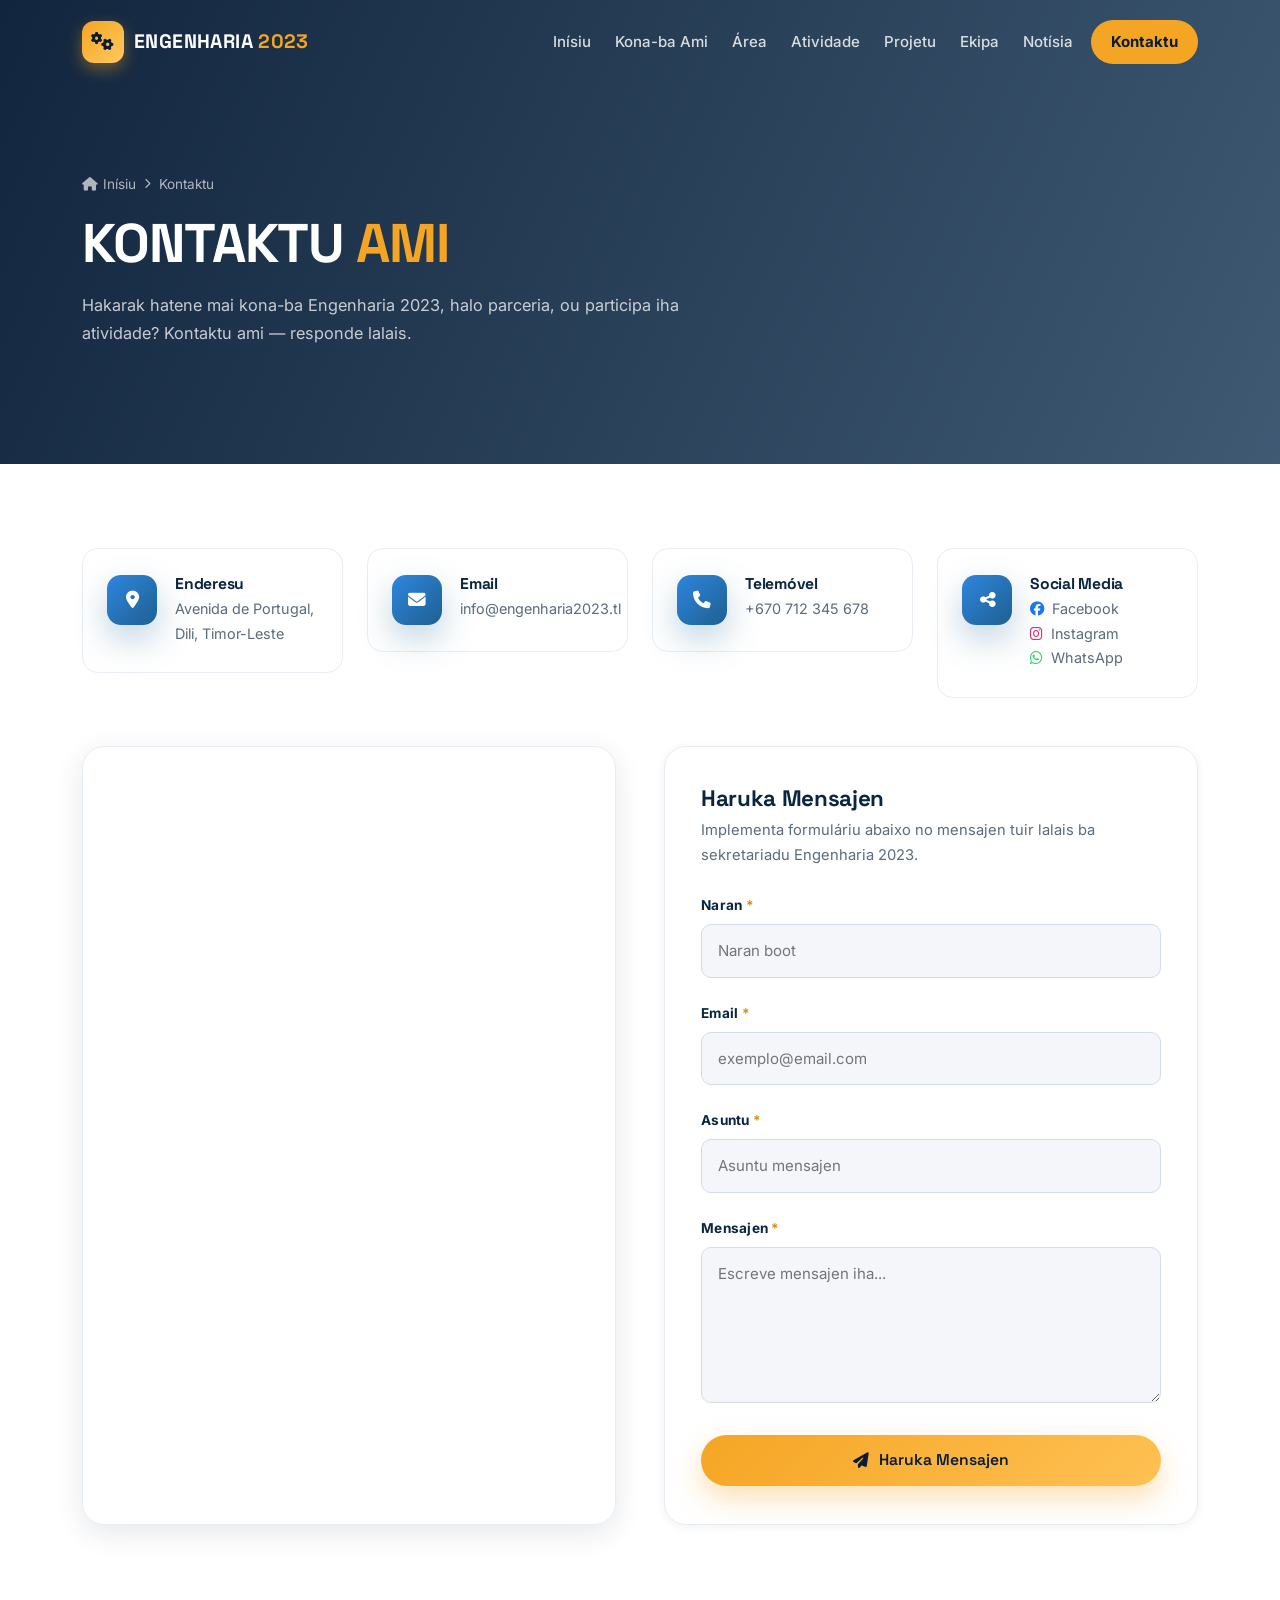
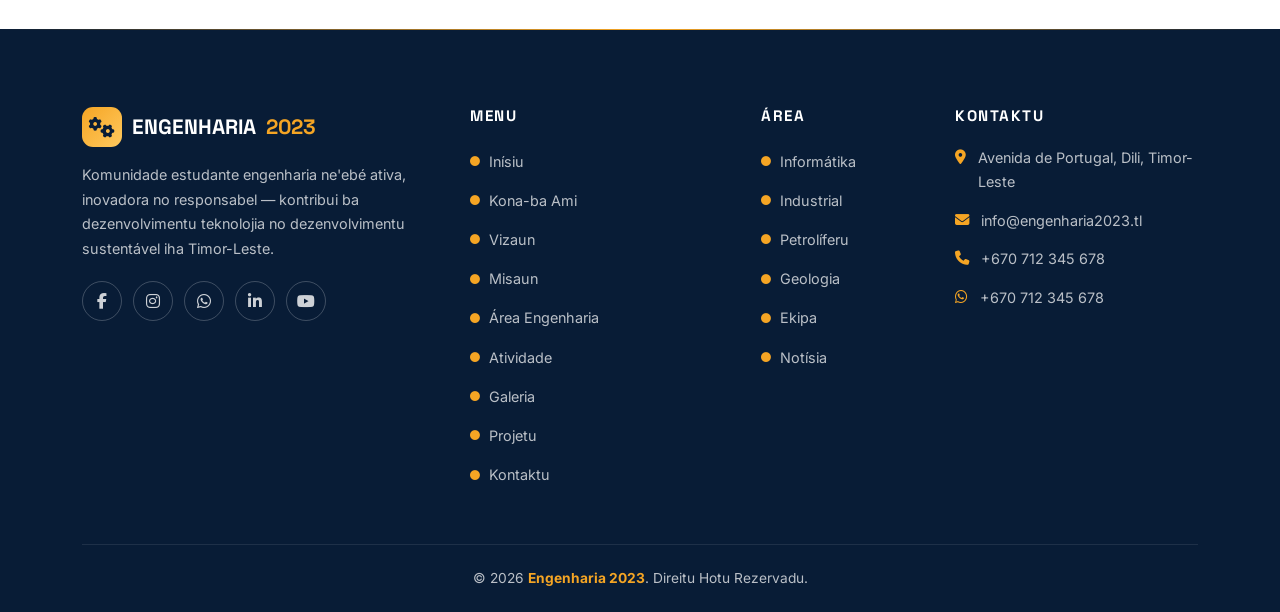
<file: engenharia2023/kontaktu.html>
<!DOCTYPE html>
<html lang="tet">
<head>
  <meta charset="UTF-8">
  <meta name="viewport" content="width=device-width, initial-scale=1.0">
  <title>Kontaktu — ENGENHARIA 2023</title>
  <meta name="description" content="Kontaktu Engenharia 2023 — enderesu, email, telemóvel, Facebook, Instagram, WhatsApp no formuláriu kontaktu.">
  <link rel="icon" href="data:image/svg+xml,%3Csvg xmlns='http://www.w3.org/2000/svg' viewBox='0 0 24 24'%3E%3Crect width='24' height='24' rx='6' fill='%23f5a524'/%3E%3Cpath fill='%230a2540' d='M12 8.5A3.5 3.5 0 1 0 12 15.5 3.5 3.5 0 0 0 12 8.5zm0 2a1.5 1.5 0 1 1 0 3 1.5 1.5 0 0 1 0-3z'/%3E%3C/svg%3E">

  <link rel="preconnect" href="https://fonts.googleapis.com">
  <link rel="preconnect" href="https://fonts.gstatic.com" crossorigin>
  <link href="https://fonts.googleapis.com/css2?family=Inter:wght@400;500;600;700&family=Space+Grotesk:wght@400;500;600;700&display=swap" rel="stylesheet">
  <link href="https://cdn.jsdelivr.net/npm/bootstrap@5.3.3/dist/css/bootstrap.min.css" rel="stylesheet">
  <link href="https://cdnjs.cloudflare.com/ajax/libs/font-awesome/6.5.2/css/all.min.css" rel="stylesheet">
  <link href="css/style.css" rel="stylesheet">
</head>
<body>

  <div id="preloader" aria-hidden="true">
    <i class="fa-solid fa-gears gear-spin"></i>
    <div class="brand-pre">Engenharia 2023</div>
    <div class="bar"><i></i></div>
  </div>
  <div id="scrollProgress"></div>

  <!-- NAVBAR -->
  <nav class="navbar navbar-expand-lg navbar-eng">
    <div class="container">
      <a class="navbar-brand" href="index.html#inisiu">
        <span class="brand-mark"><i class="fa-solid fa-gears"></i></span>
        <span class="brand-text">ENGENHARIA <span>2023</span></span>
      </a>
      <button class="navbar-toggler" type="button" data-bs-toggle="collapse" data-bs-target="#navbarEng" aria-controls="navbarEng" aria-expanded="false" aria-label="Troka menu">
        <i class="fa-solid fa-bars"></i>
      </button>
      <div class="collapse navbar-collapse justify-content-end" id="navbarEng">
        <ul class="navbar-nav align-items-lg-center">
          <li class="nav-item"><a class="nav-link" href="index.html#inisiu">Inísiu</a></li>
          <li class="nav-item"><a class="nav-link" href="index.html#kona-ba-ami">Kona-ba Ami</a></li>
          <li class="nav-item"><a class="nav-link" href="index.html#area-engenharia">Área</a></li>
          <li class="nav-item"><a class="nav-link" href="index.html#atividade">Atividade</a></li>
          <li class="nav-item"><a class="nav-link" href="index.html#projetu">Projetu</a></li>
          <li class="nav-item"><a class="nav-link" href="index.html#ekipa">Ekipa</a></li>
          <li class="nav-item"><a class="nav-link" href="index.html#notisia">Notísia</a></li>
          <li class="nav-item"><a class="nav-link btn-nav active" href="kontaktu.html">Kontaktu</a></li>
        </ul>
      </div>
    </div>
  </nav>

  <!-- PAGE HEADER -->
  <header class="page-header">
    <div class="ph-bg" style="background-image:url('https://images.unsplash.com/photo-1517486808906-6ca8b3f04846?auto=format&fit=crop&w=1900&q=80');"></div>
    <div class="container">
      <nav class="crumb" aria-label="breadcrumb">
        <a href="index.html#inisiu"><i class="fa-solid fa-house" style="margin-right:6px;"></i>Inísiu</a>
        <i class="fa-solid fa-chevron-right" style="font-size:.65rem;"></i>
        <span>Kontaktu</span>
      </nav>
      <h1>Kontaktu <span style="color:var(--accent);">Ami</span></h1>
      <p>Hakarak hatene mai kona-ba Engenharia 2023, halo parceria, ou participa iha atividade? Kontaktu ami — responde lalais.</p>
    </div>
  </header>

  <!-- KONTAKTU -->
  <section class="section" style="padding-top:84px;">
    <div class="container">

      <!-- Info cards -->
      <div class="row g-4 mb-5">
        <div class="col-md-6 col-lg-3 reveal">
          <div class="contact-card">
            <span class="ic"><i class="fa-solid fa-location-dot"></i></span>
            <div>
              <h5>Enderesu</h5>
              <p>Avenida de Portugal,<br>Dili, Timor-Leste</p>
            </div>
          </div>
        </div>
        <div class="col-md-6 col-lg-3 reveal" style="transition-delay:.08s">
          <div class="contact-card">
            <span class="ic"><i class="fa-solid fa-envelope"></i></span>
            <div>
              <h5>Email</h5>
              <p><a href="mailto:info@engenharia2023.tl">info@engenharia2023.tl</a></p>
            </div>
          </div>
        </div>
        <div class="col-md-6 col-lg-3 reveal" style="transition-delay:.16s">
          <div class="contact-card">
            <span class="ic"><i class="fa-solid fa-phone"></i></span>
            <div>
              <h5>Telemóvel</h5>
              <p><a href="tel:+670712345678">+670 712 345 678</a></p>
            </div>
          </div>
        </div>
        <div class="col-md-6 col-lg-3 reveal" style="transition-delay:.24s">
          <div class="contact-card">
            <span class="ic"><i class="fa-solid fa-share-nodes"></i></span>
            <div>
              <h5>Social Media</h5>
              <p>
                <a href="https://facebook.com" target="_blank" rel="noopener"><i class="fa-brands fa-facebook" style="color:#1877f2; margin-right:8px;"></i>Facebook</a><br>
                <a href="https://instagram.com" target="_blank" rel="noopener"><i class="fa-brands fa-instagram" style="color:#e1306c; margin-right:8px;"></i>Instagram</a><br>
                <a href="https://wa.me/670712345678" target="_blank" rel="noopener"><i class="fa-brands fa-whatsapp" style="color:#25d366; margin-right:8px;"></i>WhatsApp</a>
              </p>
            </div>
          </div>
        </div>
      </div>

      <div class="row g-5 align-items-stretch">
        <!-- Mapa + form -->
        <div class="col-lg-6 reveal rv-left">
          <div class="map-wrap">
            <iframe title="Mapa — Engenharia 2023, Dili"
                    src="https://www.google.com/maps?q=Dili%2C%20Timor-Leste&z=13&output=embed"
                    loading="lazy" allowfullscreen referrerpolicy="no-referrer-when-downgrade"></iframe>
          </div>
        </div>

        <div class="col-lg-6 reveal rv-right">
          <div class="form-card">
            <h3>Haruka Mensajen</h3>
            <p>Implementa formuláriu abaixo no mensajen tuir lalais ba sekretariadu Engenharia 2023.</p>
            <form id="contactForm" novalidate>
              <div class="mb-4">
                <label class="form-label" for="fNaran">Naran <span style="color:var(--accent-600);">*</span></label>
                <input class="form-control-eng" type="text" id="fNaran" name="naran" placeholder="Naran boot" autocomplete="name">
                <div class="form-err" id="eNaran">Favor haree naran.</div>
              </div>
              <div class="mb-4">
                <label class="form-label" for="fEmail">Email <span style="color:var(--accent-600);">*</span></label>
                <input class="form-control-eng" type="email" id="fEmail" name="email" placeholder="exemplo@email.com" autocomplete="email">
                <div class="form-err" id="eEmail">Favor haree email válidu.</div>
              </div>
              <div class="mb-4">
                <label class="form-label" for="fAsuntu">Asuntu <span style="color:var(--accent-600);">*</span></label>
                <input class="form-control-eng" type="text" id="fAsuntu" name="asuntu" placeholder="Asuntu mensajen">
                <div class="form-err" id="eAsuntu">Favor haree asuntu.</div>
              </div>
              <div class="mb-4">
                <label class="form-label" for="fMensajen">Mensajen <span style="color:var(--accent-600);">*</span></label>
                <textarea class="form-control-eng" id="fMensajen" name="mensajen" rows="5" placeholder="Escreve mensajen iha..." style="resize:vertical;"></textarea>
                <div class="form-err" id="eMensajen">Favor haree mensajen (mínimo 10 karaktere).</div>
              </div>
              <button type="submit" class="btn btn-accent w-100" id="btnHaruka">
                <i class="fa-solid fa-paper-plane"></i> Haruka Mensajen
              </button>
            </form>
          </div>
        </div>
      </div>

    </div>
  </section>

  <!-- FOOTER -->
  <footer class="footer">
    <div class="container">
      <div class="row g-5">
        <div class="col-lg-4">
          <div class="brand">
            <span class="brand-mark"><i class="fa-solid fa-gears"></i></span>
            ENGENHARIA <span style="color:var(--accent);">2023</span>
          </div>
          <p>Komunidade estudante engenharia ne'ebé ativa, inovadora no responsabel — kontribui ba dezenvolvimentu teknolojia no dezenvolvimentu sustentável iha Timor-Leste.</p>
          <div class="footer-socials">
            <a href="javascript:void(0)" aria-label="Facebook"><i class="fa-brands fa-facebook-f"></i></a>
            <a href="javascript:void(0)" aria-label="Instagram"><i class="fa-brands fa-instagram"></i></a>
            <a href="javascript:void(0)" aria-label="WhatsApp"><i class="fa-brands fa-whatsapp"></i></a>
            <a href="javascript:void(0)" aria-label="LinkedIn"><i class="fa-brands fa-linkedin-in"></i></a>
            <a href="javascript:void(0)" aria-label="YouTube"><i class="fa-brands fa-youtube"></i></a>
          </div>
        </div>
        <div class="col-lg-3 col-md-6">
          <h5>Menu</h5>
          <ul class="footer-links">
            <li><a href="index.html#inisiu"><i class="fa-solid fa-circle"></i>Inísiu</a></li>
            <li><a href="index.html#kona-ba-ami"><i class="fa-solid fa-circle"></i>Kona-ba Ami</a></li>
            <li><a href="index.html#vizaun"><i class="fa-solid fa-circle"></i>Vizaun</a></li>
            <li><a href="index.html#misaun"><i class="fa-solid fa-circle"></i>Misaun</a></li>
            <li><a href="index.html#area-engenharia"><i class="fa-solid fa-circle"></i>Área Engenharia</a></li>
            <li><a href="index.html#atividade"><i class="fa-solid fa-circle"></i>Atividade</a></li>
            <li><a href="galeria.html"><i class="fa-solid fa-circle"></i>Galeria</a></li>
            <li><a href="index.html#projetu"><i class="fa-solid fa-circle"></i>Projetu</a></li>
            <li><a href="kontaktu.html"><i class="fa-solid fa-circle"></i>Kontaktu</a></li>
          </ul>
        </div>
        <div class="col-lg-2 col-md-6">
          <h5>Área</h5>
          <ul class="footer-links">
            <li><a href="index.html#area-engenharia"><i class="fa-solid fa-circle"></i>Informátika</a></li>
            <li><a href="index.html#area-engenharia"><i class="fa-solid fa-circle"></i>Industrial</a></li>
            <li><a href="index.html#area-engenharia"><i class="fa-solid fa-circle"></i>Petrolíferu</a></li>
            <li><a href="index.html#area-engenharia"><i class="fa-solid fa-circle"></i>Geologia</a></li>
            <li><a href="index.html#ekipa"><i class="fa-solid fa-circle"></i>Ekipa</a></li>
            <li><a href="index.html#notisia"><i class="fa-solid fa-circle"></i>Notísia</a></li>
          </ul>
        </div>
        <div class="col-lg-3 col-md-6">
          <h5>Kontaktu</h5>
          <ul class="footer-contact">
            <li><i class="fa-solid fa-location-dot"></i><span>Avenida de Portugal, Dili, Timor-Leste</span></li>
            <li><i class="fa-solid fa-envelope"></i><a href="mailto:info@engenharia2023.tl">info@engenharia2023.tl</a></li>
            <li><i class="fa-solid fa-phone"></i><a href="tel:+670712345678">+670 712 345 678</a></li>
            <li><i class="fa-brands fa-whatsapp"></i><a href="https://wa.me/670712345678" target="_blank" rel="noopener">+670 712 345 678</a></li>
          </ul>
        </div>
      </div>
      <div class="footer-bottom">
        © <span id="yearNow">2026</span> <b>Engenharia 2023</b>. Direitu Hotu Rezervadu.
      </div>
    </div>
  </footer>

  <button id="backTop" aria-label="Baa lalais"><i class="fa-solid fa-arrow-up"></i></button>
  <div id="toastWrap"></div>

  <script src="https://cdn.jsdelivr.net/npm/bootstrap@5.3.3/dist/js/bootstrap.bundle.min.js"></script>
  <script src="js/data.js"></script>
  <script src="js/main.js"></script>
  <script src="js/contact.js"></script>
</body>
</html>
</file>
<file: engenharia2023/css/style.css>
/* ============================================================
   ENGENHARIA 2023 — Estilo Principal
   Identidade: Engenharia, Teknolojia, Inovasaun
   ============================================================ */

:root {
  /* Paleta: Azul nakukun + Mutin + Cinzenta + Kor destaque */
  --navy-900: #081c36;
  --navy-800: #0a2540;
  --navy-700: #103051;
  --navy-600: #16406a;
  --blue-600: #1e6091;
  --blue-500: #2e86de;
  --blue-400: #4a9bf0;
  --blue-300: #7fb7f5;
  --accent: #f5a524;
  --accent-600: #dd8f0e;
  --accent-soft: rgba(245, 165, 36, 0.14);

  --gray-100: #f4f6fa;
  --gray-200: #e8edf4;
  --gray-300: #d3dde8;
  --gray-400: #9aa7b8;
  --gray-600: #5a6b7c;
  --gray-700: #33465a;
  --gray-800: #1e2a38;

  --white: #ffffff;

  --shadow-sm: 0 2px 10px rgba(8, 28, 54, 0.06);
  --shadow-md: 0 8px 28px rgba(8, 28, 54, 0.10);
  --shadow-lg: 0 18px 48px rgba(8, 28, 54, 0.16);
  --shadow-blue: 0 14px 34px rgba(30, 96, 145, 0.28);

  --radius-sm: 10px;
  --radius: 16px;
  --radius-lg: 22px;

  --font-display: "Space Grotesk", "Segoe UI", sans-serif;
  --font-body: "Inter", "Segoe UI", Tahoma, sans-serif;

  --header-h: 78px;
}

* { box-sizing: border-box; }

html {
  scroll-behavior: smooth;
  scroll-padding-top: calc(var(--header-h) + 6px);
}

body {
  margin: 0;
  font-family: var(--font-body);
  color: var(--gray-700);
  background: var(--white);
  line-height: 1.7;
  overflow-x: hidden;
  -webkit-font-smoothing: antialiased;
}

h1, h2, h3, h4, h5, h6 {
  font-family: var(--font-display);
  color: var(--navy-800);
  line-height: 1.22;
  font-weight: 700;
  margin: 0 0 1rem;
  letter-spacing: -0.015em;
}

p { margin: 0 0 1rem; }
a { text-decoration: none; color: inherit; transition: color .25s ease; }
img { max-width: 100%; display: block; }

::selection { background: var(--accent); color: var(--navy-900); }

/* ---------- Scrollbar ---------- */
::-webkit-scrollbar { width: 10px; }
::-webkit-scrollbar-track { background: var(--gray-100); }
::-webkit-scrollbar-thumb { background: var(--blue-500); border-radius: 8px; }
::-webkit-scrollbar-thumb:hover { background: var(--blue-600); }

/* ============================================================
   PRELOADER
   ============================================================ */
#preloader {
  position: fixed; inset: 0; z-index: 9999;
  background: var(--navy-900);
  display: flex; align-items: center; justify-content: center;
  flex-direction: column; gap: 18px;
  transition: opacity .5s ease, visibility .5s ease;
}
#preloader.done { opacity: 0; visibility: hidden; }
#preloader .gear-spin { font-size: 52px; color: var(--accent); animation: spin 1.4s linear infinite; }
#preloader .brand-pre { font-family: var(--font-display); color: var(--white); font-size: 1.15rem; letter-spacing: .35em; text-transform: uppercase; }
#preloader .bar { width: 180px; height: 3px; background: rgba(255,255,255,.15); border-radius: 3px; overflow: hidden; }
#preloader .bar i { display: block; height: 100%; width: 40%; background: var(--accent); border-radius: 3px; animation: loadbar 1.1s ease-in-out infinite; }
@keyframes loadbar { 0% { transform: translateX(-100%);} 100% { transform: translateX(450%);} }
@keyframes spin { to { transform: rotate(360deg); } }

/* ---------- Scroll progress ---------- */
#scrollProgress {
  position: fixed; top: 0; left: 0; height: 3px; width: 0;
  background: linear-gradient(90deg, var(--accent), var(--blue-400));
  z-index: 1050; transition: width .1s linear;
}

/* ============================================================
   NAVBAR
   ============================================================ */
.navbar-eng {
  position: fixed; top: 0; left: 0; right: 0; z-index: 1040;
  padding: 16px 0;
  transition: padding .35s ease, background .35s ease, box-shadow .35s ease;
}
.navbar-eng.scrolled {
  padding: 8px 0;
  background: rgba(8, 28, 54, 0.94);
  backdrop-filter: blur(14px);
  -webkit-backdrop-filter: blur(14px);
  box-shadow: 0 6px 24px rgba(8, 28, 54, 0.35);
}
.navbar-eng .navbar-brand {
  font-family: var(--font-display);
  display: flex; align-items: center; gap: 10px;
  font-weight: 700; letter-spacing: .02em;
  font-size: 1.22rem; color: var(--white);
}
.navbar-eng .brand-mark {
  width: 42px; height: 42px; border-radius: 12px;
  background: linear-gradient(135deg, var(--accent), #ffc95e);
  color: var(--navy-900);
  display: inline-flex; align-items: center; justify-content: center;
  font-size: 1.15rem;
  box-shadow: 0 6px 16px rgba(245, 165, 36, 0.4);
  transition: transform .35s ease;
}
.navbar-eng .navbar-brand:hover .brand-mark { transform: rotate(-12deg) scale(1.06); }
.navbar-eng .brand-text b { color: var(--white); }
.navbar-eng .brand-text span { color: var(--accent); font-weight: 700; }

.navbar-eng .nav-link {
  color: rgba(255, 255, 255, 0.82);
  font-weight: 500; font-size: .94rem;
  padding: 8px 12px !important;
  position: relative;
  border-radius: 8px;
  transition: color .25s ease;
}
.navbar-eng .nav-link::after {
  content: ""; position: absolute; left: 12px; right: 12px; bottom: 4px;
  height: 2px; border-radius: 2px; background: var(--accent);
  transform: scaleX(0); transform-origin: left;
  transition: transform .3s ease;
}
.navbar-eng .nav-link:hover,
.navbar-eng .nav-link.active { color: var(--white); }
.navbar-eng .nav-link:hover::after,
.navbar-eng .nav-link.active::after { transform: scaleX(1); }

.navbar-eng .nav-link.btn-nav {
  background: var(--accent); color: var(--navy-900) !important;
  font-weight: 700; border-radius: 50px; padding: 9px 20px !important;
  margin-left: 6px;
}
.navbar-eng .nav-link.btn-nav::after { display: none; }
.navbar-eng .nav-link.btn-nav:hover { background: #ffc153; transform: translateY(-1px); }

.navbar-eng .navbar-toggler {
  border: none; color: var(--white); font-size: 1.5rem; padding: 4px 10px;
}
.navbar-eng .navbar-toggler:focus { box-shadow: none; }

.dropdown-menu.drop {
  background: var(--navy-800);
  border: 1px solid rgba(255,255,255,.08);
  border-radius: 14px;
  padding: 8px;
  box-shadow: var(--shadow-lg);
}
.dropdown-menu.drop .dropdown-item {
  color: rgba(255,255,255,.8); border-radius: 9px;
  padding: 8px 14px; font-weight: 500;
}
.dropdown-menu.drop .dropdown-item:hover { background: rgba(255,255,255,.08); color: var(--white); }

/* ============================================================
   HERO
   ============================================================ */
.hero {
  position: relative;
  min-height: 100vh;
  display: flex; align-items: center;
  padding: 150px 0 110px;
  overflow: hidden;
  color: var(--white);
}
.hero-bg {
  position: absolute; inset: 0;
  background: url("https://images.unsplash.com/photo-1541888946425-d81bb19240f5?auto=format&fit=crop&w=1900&q=80") center/cover no-repeat;
}
.hero-bg::before {
  content: ""; position: absolute; inset: 0;
  background:
    linear-gradient(115deg, rgba(8,28,54,.96) 0%, rgba(10,37,64,.88) 42%, rgba(16,48,81,.72) 70%, rgba(8,28,54,.85) 100%),
    repeating-linear-gradient(90deg, rgba(127,183,245,.05) 0 1px, transparent 1px 72px),
    repeating-linear-gradient(0deg, rgba(127,183,245,.05) 0 1px, transparent 1px 72px);
}
.hero-bg::after {
  content: ""; position: absolute; left: 0; right: 0; bottom: 0; height: 34%;
  background: linear-gradient(to top, var(--white), transparent);
  opacity: 0; pointer-events: none;
}
.hero .container { position: relative; z-index: 2; }

.hero-badge {
  display: inline-flex; align-items: center; gap: 9px;
  padding: 7px 18px; border-radius: 50px;
  border: 1px solid rgba(245,165,36,.45);
  background: rgba(245,165,36,.10);
  color: #ffd27a; font-size: .82rem; font-weight: 600;
  letter-spacing: .14em; text-transform: uppercase;
  backdrop-filter: blur(6px);
}
.hero-badge i { color: var(--accent); }

.hero h1 {
  color: var(--white);
  font-size: clamp(2.9rem, 7.2vw, 5.6rem);
  font-weight: 700;
  letter-spacing: -0.03em;
  margin: 22px 0 10px;
  text-transform: uppercase;
}
.hero h1 .hl {
  background: linear-gradient(100deg, var(--accent), #ffd27a);
  -webkit-background-clip: text; background-clip: text;
  -webkit-text-fill-color: transparent;
  display: inline-block;
}
.hero-tagline {
  font-family: var(--font-display);
  font-size: clamp(1.25rem, 2.6vw, 1.9rem);
  font-weight: 500; color: #cfe3f8;
  margin-bottom: 20px;
}
.hero-tagline b { color: var(--accent); font-weight: 700; }
.hero-desc { color: rgba(255,255,255,.78); max-width: 560px; font-size: 1.03rem; margin-bottom: 36px; }

.btn {
  display: inline-flex; align-items: center; justify-content: center; gap: 10px;
  font-family: var(--font-display); font-weight: 600; font-size: .98rem;
  padding: 14px 30px; border-radius: 50px;
  border: none; cursor: pointer;
  transition: transform .28s ease, box-shadow .28s ease, background .28s ease, color .28s ease;
}
.btn:active { transform: scale(.97); }

.btn-accent {
  background: linear-gradient(135deg, var(--accent), #ffc153);
  color: var(--navy-900);
  box-shadow: 0 12px 28px rgba(245,165,36,.35);
}
.btn-accent:hover { transform: translateY(-3px); box-shadow: 0 18px 36px rgba(245,165,36,.45); color: var(--navy-900); }

.btn-outline-hero {
  background: rgba(255,255,255,.07);
  color: var(--white);
  border: 1.5px solid rgba(255,255,255,.4);
  backdrop-filter: blur(6px);
}
.btn-outline-hero:hover { background: var(--white); color: var(--navy-800); transform: translateY(-3px); box-shadow: var(--shadow-md); }

/* Floating engineering icons */
.hero-float { position: absolute; z-index: 1; color: rgba(255,255,255,.13); pointer-events: none; }
.hero-float i { display: block; }
.float-anim { animation: floaty 7s ease-in-out infinite; }
.float-anim.d2 { animation-delay: 1.6s; }
.float-anim.d3 { animation-delay: 3.1s; }
.float-anim.d4 { animation-delay: 4.4s; }
@keyframes floaty {
  0%, 100% { transform: translateY(0) rotate(0deg); }
  50% { transform: translateY(-26px) rotate(7deg); }
}
.hero-gears { position: absolute; right: 6%; top: 24%; z-index: 1; opacity: .16; pointer-events: none; }
.hero-gears .g1 { font-size: 130px; color: var(--white); animation: spin 26s linear infinite; display: inline-block; }
.hero-gears .g2 { font-size: 64px; color: var(--accent); animation: spin 14s linear infinite reverse; display: inline-block; position: absolute; left: 96px; top: 78px; }

/* Scroll indicator */
.scroll-ind {
  position: absolute; left: 50%; bottom: 34px; transform: translateX(-50%);
  z-index: 3; color: rgba(255,255,255,.75); text-align: center;
  font-size: .72rem; letter-spacing: .28em; text-transform: uppercase;
}
.scroll-ind .mouse {
  width: 26px; height: 42px; border: 2px solid rgba(255,255,255,.55);
  border-radius: 14px; margin: 0 auto 8px; position: relative;
}
.scroll-ind .mouse::after {
  content: ""; position: absolute; left: 50%; top: 8px; width: 4px; height: 8px;
  background: var(--accent); border-radius: 3px; transform: translateX(-50%);
  animation: wheel 1.8s ease-in-out infinite;
}
@keyframes wheel {
  0% { opacity: 1; transform: translate(-50%, 0); }
  70% { opacity: 0; transform: translate(-50%, 14px); }
  100% { opacity: 0; }
}

/* ---------- Stats strip ---------- */
.stats-strip { position: relative; z-index: 5; margin-top: -64px; }
.stats-card {
  background: var(--white);
  border-radius: var(--radius-lg);
  box-shadow: var(--shadow-lg);
  padding: 30px 26px;
  border: 1px solid var(--gray-200);
}
.stats-card:hover { transform: translateY(-5px); }
.stats-card .num {
  font-family: var(--font-display);
  font-size: clamp(2rem, 3.6vw, 2.7rem);
  font-weight: 700; color: var(--navy-800);
  line-height: 1; margin-bottom: 6px;
}
.stats-card .num i { font-style: normal; color: var(--accent); }
.stats-card .lbl { color: var(--gray-600); font-size: .9rem; font-weight: 600; letter-spacing: .04em; text-transform: uppercase; }
.stats-card .ic {
  position: absolute; top: 18px; right: 20px;
  width: 44px; height: 44px; border-radius: 12px;
  background: var(--accent-soft); color: var(--accent-600);
  display: flex; align-items: center; justify-content: center; font-size: 1.05rem;
}
.stats-card { position: relative; transition: transform .3s ease; }

/* ============================================================
   SECTIONS — base
   ============================================================ */
.section { padding: 104px 0; position: relative; }
.section.bg-soft { background: var(--gray-100); }
.section .container { position: relative; }

.sec-eyebrow {
  display: inline-flex; align-items: center; gap: 12px;
  font-size: .8rem; font-weight: 700; letter-spacing: .22em; text-transform: uppercase;
  color: var(--blue-500); margin-bottom: 14px;
}
.sec-eyebrow::before { content: ""; width: 34px; height: 2px; background: var(--accent); border-radius: 2px; }
.sec-title { font-size: clamp(1.85rem, 4vw, 2.7rem); margin-bottom: 16px; }
.sec-title .ac { color: var(--blue-500); }
.sec-sub { color: var(--gray-600); max-width: 640px; font-size: 1.02rem; }
.sec-head.center { text-align: center; }
.sec-head.center .sec-eyebrow { justify-content: center; }
.sec-head.center .sec-sub { margin: 0 auto; }

/* ---------- Reveal animations ---------- */
.reveal { opacity: 0; transform: translateY(34px); transition: opacity .8s cubic-bezier(.22,.61,.36,1), transform .8s cubic-bezier(.22,.61,.36,1); }
.reveal.rv-left { transform: translateX(-44px); }
.reveal.rv-right { transform: translateX(44px); }
.reveal.rv-scale { transform: scale(.92); }
.reveal.visible { opacity: 1; transform: none; }

/* ============================================================
   ABOUT
   ============================================================ */
.about-collage { position: relative; }
.about-collage .img-main {
  border-radius: var(--radius-lg); overflow: hidden;
  box-shadow: var(--shadow-lg);
}
.about-collage .img-main img { width: 100%; height: 480px; object-fit: cover; transition: transform 1.2s ease; }
.about-collage:hover .img-main img { transform: scale(1.05); }
.about-collage .img-sub {
  position: absolute; right: -26px; bottom: -30px; width: 46%;
  border-radius: var(--radius); overflow: hidden;
  border: 6px solid var(--white); box-shadow: var(--shadow-md);
}
.about-collage .img-sub img { width: 100%; height: 200px; object-fit: cover; }
.about-badge {
  position: absolute; left: -22px; top: 34px;
  background: linear-gradient(135deg, var(--accent), #ffc153);
  color: var(--navy-900);
  border-radius: var(--radius);
  padding: 16px 22px; text-align: center;
  box-shadow: var(--shadow-md);
  font-family: var(--font-display);
}
.about-badge .yr { font-size: 1.7rem; font-weight: 700; line-height: 1; display: block; }
.about-badge .tx { font-size: .72rem; font-weight: 700; letter-spacing: .14em; text-transform: uppercase; }

.about-list { list-style: none; padding: 0; margin: 26px 0 0; display: grid; gap: 18px; }
.about-list li { display: flex; gap: 16px; align-items: flex-start; }
.about-list .ic {
  flex: 0 0 46px; height: 46px; border-radius: 13px;
  background: linear-gradient(135deg, var(--blue-500), var(--blue-600));
  color: var(--white); font-size: 1rem;
  display: flex; align-items: center; justify-content: center;
  box-shadow: var(--shadow-blue);
}
.about-list h5 { margin: 0 0 3px; font-size: 1.02rem; }
.about-list p { margin: 0; font-size: .93rem; color: var(--gray-600); }

/* ============================================================
   VISION
   ============================================================ */
.vision-band {
  position: relative;
  background:
    linear-gradient(120deg, var(--navy-900) 0%, var(--navy-700) 55%, var(--blue-600) 130%);
  color: var(--white);
  overflow: hidden;
}
.vision-band::before {
  content: ""; position: absolute; inset: 0;
  background:
    repeating-linear-gradient(45deg, rgba(127,183,245,.045) 0 2px, transparent 2px 46px);
}
.vision-band .quote-mark {
  position: absolute; top: 26px; left: 50%; transform: translateX(-50%);
  font-size: 190px; line-height: 1; color: var(--accent); opacity: .32;
  font-family: Georgia, serif; pointer-events: none;
}
.vision-inner { position: relative; z-index: 2; text-align: center; max-width: 880px; margin: 0 auto; }
.vision-tag {
  display: inline-block; padding: 8px 22px; border-radius: 50px;
  border: 1px solid rgba(245,165,36,.5); color: #ffd27a;
  font-size: .8rem; font-weight: 700; letter-spacing: .24em; text-transform: uppercase;
  margin-bottom: 30px;
}
.vision-text {
  font-family: var(--font-display);
  font-size: clamp(1.35rem, 3.2vw, 2.05rem);
  font-weight: 500; line-height: 1.55; color: #eaf3fc;
  margin-bottom: 34px;
}
.vision-text strong { color: var(--accent); font-weight: 700; }
.vision-pillars { display: flex; flex-wrap: wrap; justify-content: center; gap: 12px; }
.vision-pillars span {
  display: inline-flex; align-items: center; gap: 8px;
  padding: 9px 18px; border-radius: 50px;
  background: rgba(255,255,255,.08); border: 1px solid rgba(255,255,255,.14);
  font-size: .85rem; font-weight: 600; color: #cfe3f8;
}
.vision-pillars i { color: var(--accent); }

/* ============================================================
   MISSION
   ============================================================ */
.mission-grid { display: grid; grid-template-columns: repeat(2, 1fr); gap: 20px; margin-top: 46px; }
.mission-item {
  background: var(--white);
  border: 1px solid var(--gray-200);
  border-radius: var(--radius);
  padding: 24px 26px;
  display: flex; gap: 18px; align-items: flex-start;
  transition: transform .3s ease, box-shadow .3s ease, border-color .3s ease;
  position: relative; overflow: hidden;
}
.mission-item::before {
  content: ""; position: absolute; left: 0; top: 0; bottom: 0; width: 4px;
  background: linear-gradient(180deg, var(--blue-500), var(--accent));
  transform: scaleY(0); transform-origin: top;
  transition: transform .35s ease;
}
.mission-item:hover { transform: translateY(-5px); box-shadow: var(--shadow-md); border-color: transparent; }
.mission-item:hover::before { transform: scaleY(1); }
.mission-num {
  flex: 0 0 52px; height: 52px; border-radius: 14px;
  background: var(--gray-100);
  color: var(--blue-600);
  font-family: var(--font-display); font-weight: 700; font-size: 1.05rem;
  display: flex; align-items: center; justify-content: center;
  transition: background .3s ease, color .3s ease;
}
.mission-item:hover .mission-num { background: linear-gradient(135deg, var(--blue-500), var(--blue-600)); color: var(--white); }
.mission-item h4 { font-size: 1.05rem; margin-bottom: 5px; }
.mission-item p { margin: 0; font-size: .92rem; color: var(--gray-600); }

/* ============================================================
   AREA CARDS
   ============================================================ */
.area-card {
  background: var(--white);
  border: 1px solid var(--gray-200);
  border-radius: var(--radius-lg);
  padding: 36px 30px 30px;
  position: relative; overflow: hidden;
  transition: transform .35s ease, box-shadow .35s ease;
}
.area-card::before {
  content: ""; position: absolute; top: 0; left: 0; right: 0; height: 5px;
  background: linear-gradient(90deg, var(--blue-500), var(--accent));
  transform: scaleX(0); transform-origin: left;
  transition: transform .4s ease;
}
.area-card:hover { transform: translateY(-9px); box-shadow: var(--shadow-lg); }
.area-card:hover::before { transform: scaleX(1); }
.area-ic {
  width: 74px; height: 74px; border-radius: 20px;
  display: flex; align-items: center; justify-content: center;
  font-size: 1.9rem; color: var(--white);
  margin-bottom: 24px;
  background: linear-gradient(135deg, var(--blue-500), var(--blue-600));
  box-shadow: var(--shadow-blue);
  transition: transform .4s ease;
}
.area-card:nth-child(2) .area-ic { background: linear-gradient(135deg, #e8590c, #f76707); box-shadow: 0 14px 34px rgba(232,89,12,.28); }
.area-card:nth-child(3) .area-ic { background: linear-gradient(135deg, #7048e8, #845ef7); box-shadow: 0 14px 34px rgba(112,72,232,.28); }
.area-card:nth-child(4) .area-ic { background: linear-gradient(135deg, #2f9e44, #40c057); box-shadow: 0 14px 34px rgba(47,158,68,.28); }
.area-card:hover .area-ic { transform: rotate(-8deg) scale(1.08); }
.area-card h3 { font-size: 1.28rem; margin-bottom: 12px; }
.area-card p { font-size: .93rem; color: var(--gray-600); margin-bottom: 22px; min-height: 118px; }
.area-link {
  display: inline-flex; align-items: center; gap: 9px;
  font-family: var(--font-display); font-weight: 700; font-size: .9rem;
  color: var(--blue-600); letter-spacing: .03em;
}
.area-link i { transition: transform .3s ease; font-size: .8rem; }
.area-link:hover { color: var(--accent-600); }
.area-link:hover i { transform: translateX(6px); }

/* ============================================================
   FILTERS
   ============================================================ */
.filter-bar { display: flex; flex-wrap: wrap; gap: 10px; justify-content: center; margin-bottom: 44px; }
.filter-btn {
  font-family: var(--font-display); font-weight: 600; font-size: .88rem;
  padding: 9px 22px; border-radius: 50px; cursor: pointer;
  border: 1.5px solid var(--gray-300); background: var(--white); color: var(--gray-700);
  transition: all .3s ease;
}
.filter-btn:hover { border-color: var(--blue-500); color: var(--blue-600); transform: translateY(-2px); }
.filter-btn.active {
  background: linear-gradient(135deg, var(--blue-500), var(--blue-600));
  border-color: var(--blue-500); color: var(--white);
  box-shadow: var(--shadow-blue);
}

/* ============================================================
   ACTIVITY CARDS
   ============================================================ */
.act-card {
  background: var(--white);
  border: 1px solid var(--gray-200);
  border-radius: var(--radius-lg);
  overflow: hidden;
  transition: transform .35s ease, box-shadow .35s ease;
  display: flex; flex-direction: column;
}
.act-card:hover { transform: translateY(-8px); box-shadow: var(--shadow-lg); }
.act-media { position: relative; overflow: hidden; height: 210px; }
.act-media img { width: 100%; height: 100%; object-fit: cover; transition: transform .8s ease; }
.act-card:hover .act-media img { transform: scale(1.09); }
.act-media::after {
  content: ""; position: absolute; inset: 0;
  background: linear-gradient(to top, rgba(8,28,54,.45), transparent 55%);
}
.act-badge {
  position: absolute; top: 14px; left: 14px; z-index: 2;
  padding: 6px 14px; border-radius: 50px;
  font-size: .72rem; font-weight: 700; letter-spacing: .08em; text-transform: uppercase;
  color: var(--white);
  backdrop-filter: blur(4px);
}
.act-meta {
  display: flex; flex-wrap: wrap; gap: 8px 18px;
  padding: 18px 22px 0;
  font-size: .82rem; color: var(--gray-600); font-weight: 500;
}
.act-meta i { color: var(--accent-600); margin-right: 6px; width: 14px; }
.act-body { padding: 8px 22px 24px; display: flex; flex-direction: column; flex: 1; }
.act-body h3 { font-size: 1.12rem; margin-bottom: 8px; }
.act-body p { font-size: .9rem; color: var(--gray-600); flex: 1;
  display: -webkit-box; -webkit-line-clamp: 3; -webkit-box-orient: vertical; overflow: hidden; }
.act-btn {
  margin-top: 16px; align-self: flex-start;
  display: inline-flex; align-items: center; gap: 8px;
  font-family: var(--font-display); font-weight: 700; font-size: .87rem;
  color: var(--blue-600);
}
.act-btn i { font-size: .75rem; transition: transform .3s ease; }
.act-btn:hover { color: var(--accent-600); }
.act-btn:hover i { transform: translateX(5px); }

/* ============================================================
   PROJECT CARDS
   ============================================================ */
.proj-card {
  background: var(--white);
  border: 1px solid var(--gray-200);
  border-radius: var(--radius-lg);
  overflow: hidden;
  transition: transform .35s ease, box-shadow .35s ease;
  display: flex; flex-direction: column;
}
.proj-card:hover { transform: translateY(-8px); box-shadow: var(--shadow-lg); }
.proj-media { position: relative; height: 200px; overflow: hidden; }
.proj-media img { width: 100%; height: 100%; object-fit: cover; transition: transform .8s ease; }
.proj-card:hover .proj-media img { transform: scale(1.09); }
.proj-area {
  position: absolute; bottom: 14px; left: 14px;
  padding: 6px 14px; border-radius: 50px;
  background: rgba(8,28,54,.78); color: #ffd27a;
  font-size: .72rem; font-weight: 700; letter-spacing: .06em; text-transform: uppercase;
  backdrop-filter: blur(4px);
}
.proj-body { padding: 22px 24px 24px; display: flex; flex-direction: column; flex: 1; }
.proj-body h3 { font-size: 1.14rem; margin-bottom: 8px; }
.proj-body p { font-size: .9rem; color: var(--gray-600); flex: 1; }
.proj-meta { display: flex; flex-wrap: wrap; gap: 14px; font-size: .82rem; color: var(--gray-600); font-weight: 600; margin: 14px 0 10px; }
.proj-meta i { color: var(--accent-600); margin-right: 6px; }
.proj-tags { display: flex; flex-wrap: wrap; gap: 7px; margin-bottom: 18px; }
.proj-tags span {
  padding: 4px 12px; border-radius: 50px;
  background: var(--gray-100); border: 1px solid var(--gray-200);
  font-size: .74rem; font-weight: 600; color: var(--gray-600);
}

/* ============================================================
   TIMELINE
   ============================================================ */
.timeline { position: relative; max-width: 960px; margin: 60px auto 0; }
.timeline::before {
  content: ""; position: absolute; left: 50%; top: 0; bottom: 0; width: 3px;
  background: linear-gradient(180deg, var(--blue-500), var(--accent), var(--blue-500));
  transform: translateX(-50%);
  border-radius: 3px;
}
.tl-item { position: relative; width: 50%; padding: 0 52px 56px; }
.tl-item:nth-child(odd) { left: 0; text-align: right; }
.tl-item:nth-child(even) { left: 50%; text-align: left; }
.tl-dot {
  position: absolute; top: 6px; width: 20px; height: 20px; border-radius: 50%;
  background: var(--white); border: 5px solid var(--blue-500);
  box-shadow: 0 0 0 5px var(--accent-soft);
  z-index: 2;
}
.tl-item:nth-child(odd) .tl-dot { right: -10px; }
.tl-item:nth-child(even) .tl-dot { left: -10px; }
.tl-card {
  background: var(--white);
  border: 1px solid var(--gray-200);
  border-radius: var(--radius);
  padding: 24px 28px;
  box-shadow: var(--shadow-sm);
  transition: transform .3s ease, box-shadow .3s ease;
  position: relative;
}
.tl-card:hover { transform: translateY(-6px); box-shadow: var(--shadow-md); }
.tl-year {
  display: inline-block;
  font-family: var(--font-display); font-weight: 700;
  font-size: 1.5rem;
  background: linear-gradient(135deg, var(--accent), #ffc153);
  -webkit-background-clip: text; background-clip: text;
  -webkit-text-fill-color: transparent;
  margin-bottom: 4px;
}
.tl-card h4 { font-size: 1.08rem; margin-bottom: 6px; }
.tl-card p { margin: 0; font-size: .9rem; color: var(--gray-600); }

/* ============================================================
   TEAM
   ============================================================ */
.team-card {
  background: var(--white);
  border: 1px solid var(--gray-200);
  border-radius: var(--radius-lg);
  overflow: hidden;
  text-align: center;
  padding: 0 0 24px;
  transition: transform .35s ease, box-shadow .35s ease;
}
.team-card:hover { transform: translateY(-8px); box-shadow: var(--shadow-lg); }
.team-photo {
  position: relative; height: 230px; overflow: hidden;
  background: linear-gradient(135deg, var(--blue-500), var(--navy-700));
}
.team-photo img { width: 100%; height: 100%; object-fit: cover; transition: transform .8s ease, filter .5s ease; filter: grayscale(.35); }
.team-card:hover .team-photo img { transform: scale(1.08); filter: grayscale(0); }
.team-photo::after {
  content: ""; position: absolute; inset: 0;
  background: linear-gradient(to top, rgba(8,28,54,.35), transparent 50%);
}
.team-role {
  display: inline-block; margin-top: -15px; position: relative; z-index: 2;
  padding: 5px 16px; border-radius: 50px;
  background: linear-gradient(135deg, var(--accent), #ffc153);
  color: var(--navy-900);
  font-size: .7rem; font-weight: 700; letter-spacing: .1em; text-transform: uppercase;
  box-shadow: var(--shadow-sm);
}
.team-card h4 { font-size: 1.06rem; margin: 12px 0 2px; }
.team-area { font-size: .82rem; color: var(--gray-600); font-weight: 600; margin-bottom: 14px; }
.team-socials { display: flex; justify-content: center; gap: 9px; opacity: 0; transform: translateY(8px); transition: all .35s ease; }
.team-card:hover .team-socials { opacity: 1; transform: none; }
.team-socials a {
  width: 34px; height: 34px; border-radius: 50%;
  background: var(--gray-100); color: var(--gray-600);
  display: inline-flex; align-items: center; justify-content: center;
  font-size: .82rem;
  transition: all .3s ease;
}
.team-socials a:hover { background: var(--blue-500); color: var(--white); transform: translateY(-3px); }

/* ============================================================
   NEWS
   ============================================================ */
.news-card {
  background: var(--white);
  border: 1px solid var(--gray-200);
  border-radius: var(--radius-lg);
  overflow: hidden;
  transition: transform .35s ease, box-shadow .35s ease;
  display: flex; flex-direction: column;
}
.news-card:hover { transform: translateY(-8px); box-shadow: var(--shadow-lg); }
.news-media { position: relative; height: 200px; overflow: hidden; }
.news-media img { width: 100%; height: 100%; object-fit: cover; transition: transform .8s ease; }
.news-card:hover .news-media img { transform: scale(1.09); }
.news-date {
  position: absolute; top: 14px; left: 14px;
  background: var(--white); border-radius: var(--radius-sm);
  padding: 8px 14px; text-align: center;
  box-shadow: var(--shadow-md);
  font-family: var(--font-display);
}
.news-date .d { display: block; font-size: 1.25rem; font-weight: 700; color: var(--navy-800); line-height: 1.05; }
.news-date .m { display: block; font-size: .68rem; font-weight: 700; letter-spacing: .12em; text-transform: uppercase; color: var(--accent-600); }
.news-cat {
  position: absolute; bottom: 14px; right: 14px;
  padding: 5px 13px; border-radius: 50px;
  background: rgba(8,28,54,.78); color: #ffd27a;
  font-size: .7rem; font-weight: 700; letter-spacing: .06em; text-transform: uppercase;
}
.news-body { padding: 22px 24px 24px; display: flex; flex-direction: column; flex: 1; }
.news-body h3 { font-size: 1.1rem; margin-bottom: 8px; }
.news-body p { font-size: .9rem; color: var(--gray-600); flex: 1;
  display: -webkit-box; -webkit-line-clamp: 3; -webkit-box-orient: vertical; overflow: hidden; }
.news-link {
  margin-top: 16px; align-self: flex-start;
  display: inline-flex; align-items: center; gap: 8px;
  font-family: var(--font-display); font-weight: 700; font-size: .87rem; color: var(--blue-600);
}
.news-link i { font-size: .75rem; transition: transform .3s ease; }
.news-link:hover { color: var(--accent-600); }
.news-link:hover i { transform: translateX(5px); }

/* ============================================================
   CTA BAND
   ============================================================ */
.cta-band {
  position: relative;
  border-radius: var(--radius-lg);
  background:
    linear-gradient(120deg, rgba(8,28,54,.94), rgba(22,64,106,.92)),
    url("https://images.unsplash.com/photo-1503387762-592deb58ef4e?auto=format&fit=crop&w=1600&q=80") center/cover;
  background-blend-mode: multiply;
  color: var(--white);
  padding: 70px 50px;
  text-align: center;
  overflow: hidden;
}
.cta-band::before {
  content: ""; position: absolute; inset: 0;
  background: repeating-linear-gradient(-45deg, rgba(127,183,245,.05) 0 2px, transparent 2px 44px);
}
.cta-band .container { position: relative; z-index: 2; }
.cta-band h2 { color: var(--white); font-size: clamp(1.7rem, 3.4vw, 2.4rem); }
.cta-band p { color: rgba(255,255,255,.8); max-width: 560px; margin: 0 auto 32px; }

/* ============================================================
   FOOTER
   ============================================================ */
.footer {
  background: var(--navy-900);
  color: rgba(255,255,255,.72);
  padding: 78px 0 0;
  position: relative;
  overflow: hidden;
}
.footer::before {
  content: ""; position: absolute; top: 0; left: 0; right: 0; height: 1px;
  background: linear-gradient(90deg, transparent, var(--accent), transparent);
}
.footer .brand {
  display: flex; align-items: center; gap: 10px;
  font-family: var(--font-display); font-weight: 700; font-size: 1.3rem; color: var(--white);
  margin-bottom: 16px;
}
.footer .brand .brand-mark {
  width: 40px; height: 40px; border-radius: 11px;
  background: linear-gradient(135deg, var(--accent), #ffc95e);
  color: var(--navy-900);
  display: inline-flex; align-items: center; justify-content: center;
}
.footer p { font-size: .9rem; }
.footer h5 {
  color: var(--white); font-size: .95rem; letter-spacing: .1em; text-transform: uppercase;
  margin-bottom: 20px; font-family: var(--font-display);
}
.footer-links { list-style: none; padding: 0; margin: 0; display: grid; gap: 11px; }
.footer-links a { font-size: .9rem; display: inline-flex; align-items: center; gap: 9px; transition: all .25s ease; }
.footer-links a i { color: var(--accent); font-size: .62rem; transition: transform .25s ease; }
.footer-links a:hover { color: var(--white); transform: translateX(5px); }
.footer-contact { list-style: none; padding: 0; margin: 0; display: grid; gap: 14px; font-size: .9rem; }
.footer-contact li { display: flex; gap: 12px; align-items: flex-start; }
.footer-contact i { color: var(--accent); margin-top: 4px; }
.footer-socials { display: flex; gap: 11px; margin-top: 20px; }
.footer-socials a {
  width: 40px; height: 40px; border-radius: 50%;
  border: 1.5px solid rgba(255,255,255,.22);
  color: rgba(255,255,255,.8);
  display: inline-flex; align-items: center; justify-content: center;
  transition: all .3s ease;
}
.footer-socials a:hover { background: var(--accent); border-color: var(--accent); color: var(--navy-900); transform: translateY(-4px); }
.footer-bottom {
  margin-top: 56px; padding: 22px 0;
  border-top: 1px solid rgba(255,255,255,.09);
  text-align: center; font-size: .86rem;
}
.footer-bottom b { color: var(--accent); }

/* ============================================================
   PAGE HEADER (inner pages)
   ============================================================ */
.page-header {
  position: relative;
  padding: 170px 0 100px;
  color: var(--white);
  overflow: hidden;
}
.page-header .ph-bg {
  position: absolute; inset: 0;
  background: url("https://images.unsplash.com/photo-1540575467063-178a50c2df87?auto=format&fit=crop&w=1900&q=80") center/cover no-repeat;
}
.page-header .ph-bg::before {
  content: ""; position: absolute; inset: 0;
  background: linear-gradient(115deg, rgba(8,28,54,.96) 0%, rgba(10,37,64,.88) 50%, rgba(16,48,81,.8) 100%);
}
.page-header .container { position: relative; z-index: 2; }
.page-header .crumb { font-size: .85rem; color: rgba(255,255,255,.65); margin-bottom: 14px; display: inline-flex; gap: 8px; align-items: center; }
.page-header .crumb a { color: rgba(255,255,255,.65); }
.page-header .crumb a:hover { color: var(--accent); }
.page-header h1 { color: var(--white); font-size: clamp(2.1rem, 5vw, 3.4rem); text-transform: uppercase; letter-spacing: -0.02em; }
.page-header p { color: rgba(255,255,255,.75); max-width: 620px; font-size: 1.02rem; }

/* ============================================================
   GALLERY
   ============================================================ */
.gallery-grid { columns: 1; column-gap: 20px; }
@media (min-width: 576px) { .gallery-grid { columns: 2; } }
@media (min-width: 992px) { .gallery-grid { columns: 3; } }
.g-item {
  break-inside: avoid; margin-bottom: 20px;
  border-radius: var(--radius); overflow: hidden;
  position: relative; cursor: zoom-in;
  box-shadow: var(--shadow-sm);
  transition: box-shadow .35s ease, transform .35s ease;
}
.g-item:hover { box-shadow: var(--shadow-lg); transform: translateY(-4px); }
.g-item img { width: 100%; display: block; transition: transform .8s ease; }
.g-item:hover img { transform: scale(1.08); }
.g-overlay {
  position: absolute; inset: 0;
  background: linear-gradient(to top, rgba(8,28,54,.92) 0%, rgba(8,28,54,.15) 45%, transparent 70%);
  opacity: .55; transition: opacity .4s ease;
}
.g-item:hover .g-overlay { opacity: 1; }
.g-zoom {
  position: absolute; top: 50%; left: 50%; transform: translate(-50%,-50%) scale(.6);
  width: 54px; height: 54px; border-radius: 50%;
  background: rgba(245,165,36,.94); color: var(--navy-900);
  display: flex; align-items: center; justify-content: center; font-size: 1.1rem;
  opacity: 0; transition: all .4s ease;
}
.g-item:hover .g-zoom { opacity: 1; transform: translate(-50%,-50%) scale(1); }
.g-caption {
  position: absolute; left: 0; right: 0; bottom: 0; padding: 16px 18px;
  color: var(--white);
}
.g-caption .t { font-family: var(--font-display); font-weight: 700; font-size: .98rem; margin-bottom: 5px; }
.g-caption .c {
  display: inline-block; font-size: .68rem; font-weight: 700; letter-spacing: .1em; text-transform: uppercase;
  color: #ffd27a;
}
.g-item.g-hide { display: none; }

/* ---------- Lightbox ---------- */
.lightbox {
  position: fixed; inset: 0; z-index: 2000;
  background: rgba(5, 14, 26, .94);
  backdrop-filter: blur(8px);
  display: flex; align-items: center; justify-content: center;
  opacity: 0; visibility: hidden;
  transition: opacity .35s ease, visibility .35s ease;
}
.lightbox.open { opacity: 1; visibility: visible; }
.lb-img-wrap { position: relative; max-width: min(92vw, 1050px); }
.lb-img-wrap img {
  max-width: 100%; max-height: 78vh; border-radius: var(--radius);
  box-shadow: 0 30px 80px rgba(0,0,0,.6);
  display: block;
}
.lb-caption {
  position: absolute; left: 0; right: 0; bottom: 0;
  padding: 18px 22px; color: var(--white);
  background: linear-gradient(to top, rgba(8,28,54,.9), transparent);
  border-radius: 0 0 var(--radius) var(--radius);
}
.lb-caption .t { font-family: var(--font-display); font-weight: 700; margin-bottom: 3px; }
.lb-caption .c { font-size: .75rem; letter-spacing: .12em; text-transform: uppercase; color: #ffd27a; font-weight: 700; }
.lb-btn {
  position: absolute; top: 50%; transform: translateY(-50%);
  width: 50px; height: 50px; border-radius: 50%;
  background: rgba(255,255,255,.12); border: 1px solid rgba(255,255,255,.25);
  color: var(--white); font-size: 1.05rem;
  display: flex; align-items: center; justify-content: center;
  cursor: pointer; transition: all .3s ease; z-index: 3;
}
.lb-btn:hover { background: var(--accent); color: var(--navy-900); border-color: var(--accent); }
.lb-prev { left: 22px; } .lb-next { right: 22px; }
.lb-close {
  position: absolute; top: 24px; right: 24px;
  width: 48px; height: 48px; border-radius: 50%;
  background: rgba(255,255,255,.12); border: 1px solid rgba(255,255,255,.25);
  color: var(--white); font-size: 1.1rem; cursor: pointer;
  display: flex; align-items: center; justify-content: center;
  transition: all .3s ease; z-index: 3;
}
.lb-close:hover { background: #e03131; border-color: #e03131; transform: rotate(90deg); }
.lb-count { position: absolute; top: 30px; left: 30px; color: rgba(255,255,255,.75); font-family: var(--font-display); font-weight: 600; letter-spacing: .1em; font-size: .9rem; }

/* ============================================================
   CONTACT
   ============================================================ */
.contact-card {
  background: var(--white);
  border: 1px solid var(--gray-200);
  border-radius: var(--radius);
  padding: 26px 24px;
  display: flex; gap: 18px; align-items: flex-start;
  transition: transform .3s ease, box-shadow .3s ease;
}
.contact-card:hover { transform: translateY(-5px); box-shadow: var(--shadow-md); }
.contact-card .ic {
  flex: 0 0 50px; height: 50px; border-radius: 14px;
  background: linear-gradient(135deg, var(--blue-500), var(--blue-600));
  color: var(--white); font-size: 1.1rem;
  display: flex; align-items: center; justify-content: center;
  box-shadow: var(--shadow-blue);
}
.contact-card h5 { font-size: .98rem; margin-bottom: 3px; }
.contact-card p, .contact-card a { font-size: .9rem; color: var(--gray-600); margin: 0; }
.contact-card a:hover { color: var(--blue-600); }

.map-wrap {
  border-radius: var(--radius-lg); overflow: hidden;
  border: 1px solid var(--gray-200);
  box-shadow: var(--shadow-md);
  height: 100%; min-height: 380px;
}
.map-wrap iframe { width: 100%; height: 100%; min-height: 380px; border: 0; display: block; filter: grayscale(.15); }

.form-card {
  background: var(--white);
  border: 1px solid var(--gray-200);
  border-radius: var(--radius-lg);
  padding: 38px 36px;
  box-shadow: var(--shadow-sm);
}
.form-card h3 { font-size: 1.4rem; margin-bottom: 6px; }
.form-card > p { font-size: .92rem; color: var(--gray-600); margin-bottom: 26px; }
.form-label { font-size: .85rem; font-weight: 700; color: var(--navy-800); margin-bottom: 7px; display: block; letter-spacing: .02em; }
.form-control-eng {
  width: 100%; padding: 13px 16px;
  border: 1.5px solid var(--gray-300); border-radius: var(--radius-sm);
  font-family: var(--font-body); font-size: .94rem; color: var(--gray-800);
  background: var(--gray-100);
  transition: border-color .25s ease, box-shadow .25s ease, background .25s ease;
}
.form-control-eng:focus {
  outline: none; border-color: var(--blue-500); background: var(--white);
  box-shadow: 0 0 0 4px rgba(46,134,222,.14);
}
.form-control-eng.invalid { border-color: #e03131; box-shadow: 0 0 0 4px rgba(224,49,49,.12); }
.form-err { font-size: .78rem; color: #e03131; margin-top: 5px; display: none; }
.form-err.show { display: block; }

/* ============================================================
   MODAL (detail) + TOAST + MISC
   ============================================================ */
.detail-modal {
  position: fixed; inset: 0; z-index: 2100;
  background: rgba(5, 14, 26, .7);
  backdrop-filter: blur(6px);
  display: flex; align-items: center; justify-content: center;
  padding: 20px;
  opacity: 0; visibility: hidden;
  transition: opacity .3s ease, visibility .3s ease;
}
.detail-modal.open { opacity: 1; visibility: visible; }
.detail-card {
  background: var(--white); border-radius: var(--radius-lg);
  max-width: 640px; width: 100%; max-height: 86vh; overflow-y: auto;
  box-shadow: var(--shadow-lg);
  transform: translateY(26px) scale(.97);
  transition: transform .35s cubic-bezier(.22,.61,.36,1);
}
.detail-modal.open .detail-card { transform: none; }
.detail-media { position: relative; height: 260px; overflow: hidden; border-radius: var(--radius-lg) var(--radius-lg) 0 0; }
.detail-media img { width: 100%; height: 100%; object-fit: cover; }
.detail-media::after { content: ""; position: absolute; inset: 0; background: linear-gradient(to top, rgba(8,28,54,.55), transparent 60%); }
.detail-close {
  position: absolute; top: 14px; right: 14px; z-index: 2;
  width: 38px; height: 38px; border-radius: 50%;
  background: rgba(8,28,54,.7); color: var(--white); border: none;
  font-size: 1rem; cursor: pointer; transition: all .3s ease;
  display: flex; align-items: center; justify-content: center;
}
.detail-close:hover { background: #e03131; transform: rotate(90deg); }
.detail-body { padding: 28px 32px 32px; }
.detail-body .d-badge {
  display: inline-block; padding: 5px 14px; border-radius: 50px;
  font-size: .72rem; font-weight: 700; letter-spacing: .1em; text-transform: uppercase;
  color: var(--white); margin-bottom: 14px;
}
.detail-body h3 { font-size: 1.4rem; margin-bottom: 12px; }
.detail-meta { display: flex; flex-wrap: wrap; gap: 8px 22px; font-size: .87rem; color: var(--gray-600); font-weight: 600; margin-bottom: 16px; }
.detail-meta i { color: var(--accent-600); margin-right: 7px; }
.detail-body p { font-size: .94rem; }
.detail-list { list-style: none; padding: 0; margin: 14px 0 0; display: grid; gap: 10px; }
.detail-list li { display: flex; gap: 12px; align-items: flex-start; font-size: .92rem; color: var(--gray-700); }
.detail-list i { color: var(--blue-500); margin-top: 5px; }
.detail-tags { display: flex; flex-wrap: wrap; gap: 7px; margin-top: 16px; }
.detail-tags span { padding: 4px 12px; border-radius: 50px; background: var(--gray-100); border: 1px solid var(--gray-200); font-size: .76rem; font-weight: 600; color: var(--gray-600); }

#toastWrap { position: fixed; bottom: 24px; right: 24px; z-index: 3000; display: grid; gap: 12px; }
.toast-eng {
  display: flex; align-items: center; gap: 14px;
  background: var(--navy-800); color: var(--white);
  border-radius: var(--radius); padding: 16px 20px;
  box-shadow: var(--shadow-lg);
  border-left: 4px solid var(--accent);
  min-width: 290px; max-width: 380px;
  animation: toastIn .45s cubic-bezier(.22,.61,.36,1);
}
.toast-eng .ic { width: 38px; height: 38px; border-radius: 50%; background: rgba(245,165,36,.18); color: var(--accent); display: flex; align-items: center; justify-content: center; flex: 0 0 38px; }
.toast-eng .tt { font-family: var(--font-display); font-weight: 700; font-size: .95rem; }
.toast-eng .tm { font-size: .84rem; color: rgba(255,255,255,.72); }
.toast-eng.out { animation: toastOut .4s ease forwards; }
@keyframes toastIn { from { opacity: 0; transform: translateX(60px); } to { opacity: 1; transform: none; } }
@keyframes toastOut { to { opacity: 0; transform: translateX(60px); } }

#backTop {
  position: fixed; bottom: 26px; left: 26px; z-index: 1000;
  width: 48px; height: 48px; border-radius: 50%;
  background: linear-gradient(135deg, var(--blue-500), var(--blue-600));
  color: var(--white); border: none; cursor: pointer;
  font-size: 1rem; box-shadow: var(--shadow-blue);
  opacity: 0; visibility: hidden; transform: translateY(14px);
  transition: all .35s ease;
}
#backTop.show { opacity: 1; visibility: visible; transform: none; }
#backTop:hover { transform: translateY(-4px); background: linear-gradient(135deg, var(--accent), #ffc153); color: var(--navy-900); }

/* ---------- Decorative section dots ---------- */
.sec-dots { position: absolute; width: 220px; height: 220px; pointer-events: none;
  background-image: radial-gradient(var(--gray-300) 1.6px, transparent 1.6px);
  background-size: 22px 22px; opacity: .5;
}

/* ============================================================
   RESPONSIVE
   ============================================================ */
@media (max-width: 1199.98px) {
  .hero-gears { display: none; }
  .about-collage .img-sub { right: -12px; }
  .about-badge { left: -8px; }
}
@media (max-width: 991.98px) {
  .section { padding: 84px 0; }
  .mission-grid { grid-template-columns: 1fr; }
  .timeline::before { left: 14px; transform: none; }
  .tl-item { width: 100%; left: 0 !important; text-align: left !important; padding: 0 0 44px 52px; }
  .tl-item .tl-dot { left: 5px !important; right: auto !important; }
  .stats-strip { margin-top: -46px; }
  .about-collage .img-sub { position: relative; width: 55%; right: auto; bottom: auto; margin-top: 16px; margin-left: 30px; }
  .about-badge { left: 12px; top: 18px; }
  .about-collage .img-main img { height: 380px; }
  .cta-band { padding: 56px 26px; }
  .form-card { padding: 30px 24px; }
  .lb-prev { left: 8px; } .lb-next { right: 8px; }
  .lb-btn { width: 42px; height: 42px; }
}
@media (max-width: 575.98px) {
  .section { padding: 70px 0; }
  .hero { padding: 130px 0 100px; }
  .hero-desc { font-size: .96rem; }
  .btn { padding: 13px 24px; font-size: .92rem; }
  .stats-card { padding: 22px 18px; }
  .area-card p { min-height: 0; }
  .vision-band .quote-mark { font-size: 130px; }
  .team-photo { height: 210px; }
  .form-card { padding: 26px 20px; }
  #toastWrap { left: 16px; right: 16px; }
  .toast-eng { min-width: 0; width: 100%; }
}

@media (prefers-reduced-motion: reduce) {
  *, *::before, *::after { animation-duration: .01ms !important; transition-duration: .01ms !important; }
  html { scroll-behavior: auto; }
}
</file>
